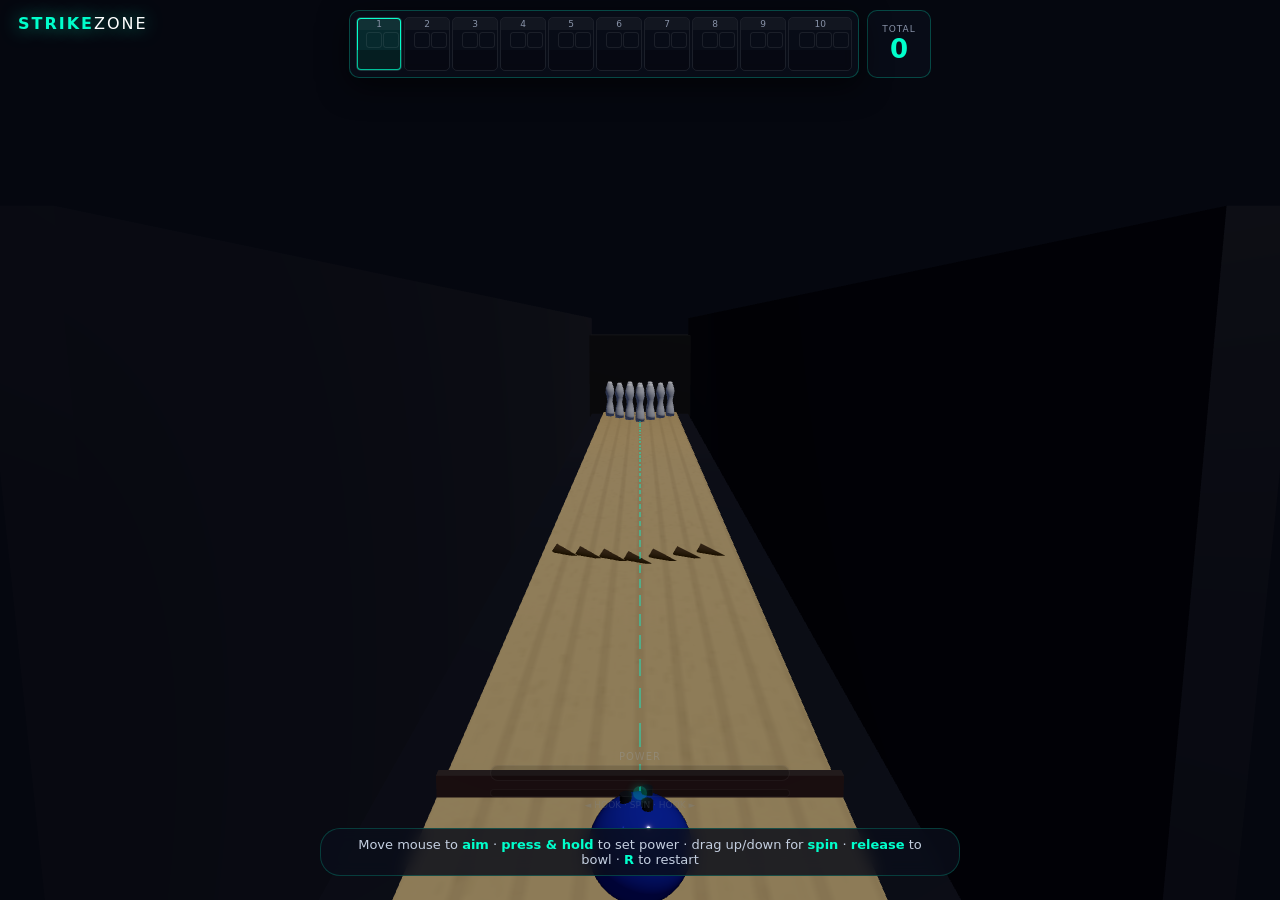
<file: experiments/bowling/v2/code/index.html>
<!DOCTYPE html>
<html lang="en">
  <head>
    <meta charset="UTF-8" />
    <meta name="viewport" content="width=device-width, initial-scale=1.0, maximum-scale=1.0, user-scalable=no" />
    <title>Strike Zone — 3D Bowling</title>
    <style>
      :root {
        --accent: #00ffcc;
        --accent-dim: #009e84;
        --panel: rgba(10, 14, 26, 0.82);
        --gold: #ffcf5a;
      }
      * { margin: 0; padding: 0; box-sizing: border-box; }
      html, body {
        width: 100%;
        height: 100%;
        overflow: hidden;
        background: #05070f;
        font-family: "Segoe UI", system-ui, -apple-system, sans-serif;
        color: #e8ecf6;
        user-select: none;
        cursor: crosshair;
      }
      #scene { position: fixed; inset: 0; z-index: 0; }

      /* Scoreboard */
      #hud-top {
        position: fixed;
        top: 0; left: 0; right: 0;
        z-index: 10;
        display: flex;
        justify-content: center;
        padding: 10px;
        pointer-events: none;
      }
      #scoreboard {
        display: flex;
        gap: 2px;
        background: var(--panel);
        border: 1px solid rgba(0, 255, 204, 0.25);
        border-radius: 10px;
        padding: 6px;
        backdrop-filter: blur(8px);
        box-shadow: 0 8px 30px rgba(0, 0, 0, 0.6);
      }
      .frame {
        min-width: 46px;
        border: 1px solid rgba(255, 255, 255, 0.08);
        border-radius: 5px;
        display: flex;
        flex-direction: column;
        overflow: hidden;
        transition: background 0.2s, box-shadow 0.2s;
      }
      .frame.active {
        background: rgba(0, 255, 204, 0.12);
        box-shadow: inset 0 0 0 1px var(--accent);
      }
      .frame-num {
        font-size: 9px;
        text-align: center;
        color: #8893a8;
        padding: 1px 0;
        background: rgba(255, 255, 255, 0.04);
      }
      .frame-rolls {
        display: flex;
        justify-content: flex-end;
        gap: 1px;
        padding: 2px;
        min-height: 18px;
      }
      .frame[data-frame="9"] { min-width: 64px; }
      .roll {
        width: 16px;
        height: 16px;
        line-height: 16px;
        text-align: center;
        font-size: 12px;
        font-weight: 700;
        border: 1px solid rgba(255, 255, 255, 0.08);
        border-radius: 3px;
        color: var(--gold);
      }
      .frame-total {
        text-align: center;
        font-size: 14px;
        font-weight: 700;
        padding: 2px 0;
        min-height: 20px;
        color: #fff;
        background: rgba(0, 0, 0, 0.25);
      }
      #total-wrap {
        margin-left: 8px;
        display: flex;
        flex-direction: column;
        justify-content: center;
        align-items: center;
        padding: 0 14px;
        background: var(--panel);
        border: 1px solid rgba(0, 255, 204, 0.25);
        border-radius: 10px;
      }
      #total-label { font-size: 9px; color: #8893a8; letter-spacing: 1px; }
      #total-score { font-size: 26px; font-weight: 800; color: var(--accent); }

      /* Power meter */
      #power-meter {
        position: fixed;
        bottom: 90px; left: 50%;
        transform: translateX(-50%);
        width: 300px;
        z-index: 10;
        transition: opacity 0.3s;
        pointer-events: none;
      }
      #power-bar {
        height: 16px;
        background: rgba(0, 0, 0, 0.55);
        border: 1px solid rgba(255, 255, 255, 0.2);
        border-radius: 8px;
        overflow: hidden;
        position: relative;
      }
      #power-fill {
        height: 100%;
        width: 0%;
        background: linear-gradient(90deg, #2ad17f, #ffcf5a 55%, #ff4d4d);
        transition: width 0.04s linear;
      }
      #power-label {
        text-align: center;
        font-size: 10px;
        letter-spacing: 1px;
        color: #9fb0c8;
        margin-bottom: 3px;
      }
      #spin-bar {
        margin-top: 8px;
        height: 8px;
        background: rgba(0, 0, 0, 0.55);
        border: 1px solid rgba(255, 255, 255, 0.15);
        border-radius: 6px;
        position: relative;
      }
      #spin-bar::before {
        content: "";
        position: absolute;
        left: 50%; top: -3px; bottom: -3px;
        width: 1px;
        background: rgba(255, 255, 255, 0.3);
      }
      #spin-indicator {
        position: absolute;
        top: 50%;
        left: 50%;
        width: 14px; height: 14px;
        margin: -7px 0 0 -7px;
        border-radius: 50%;
        background: var(--accent);
        box-shadow: 0 0 10px var(--accent);
        transition: left 0.05s linear;
      }
      #spin-label { text-align: center; font-size: 9px; color: #7e8aa0; margin-top: 3px; }

      /* Message banner */
      .message {
        position: fixed;
        top: 38%; left: 50%;
        transform: translate(-50%, -50%) scale(0.6);
        z-index: 20;
        font-size: 64px;
        font-weight: 900;
        letter-spacing: 3px;
        opacity: 0;
        pointer-events: none;
        text-transform: uppercase;
        transition: opacity 0.25s, transform 0.25s;
        text-shadow: 0 4px 24px rgba(0, 0, 0, 0.8);
      }
      .message.show { opacity: 1; transform: translate(-50%, -50%) scale(1); }
      .message.strike { color: #ff4d6d; text-shadow: 0 0 30px #ff4d6d, 0 4px 24px #000; }
      .message.spare { color: #4dd2ff; text-shadow: 0 0 30px #4dd2ff, 0 4px 24px #000; }
      .message.gutter { color: #8893a8; font-size: 40px; }
      .message.final { color: var(--gold); font-size: 34px; text-shadow: 0 0 30px var(--gold); }

      /* Hint */
      #hint {
        position: fixed;
        bottom: 24px; left: 50%;
        transform: translateX(-50%);
        z-index: 10;
        background: var(--panel);
        border: 1px solid rgba(0, 255, 204, 0.2);
        border-radius: 20px;
        padding: 8px 20px;
        font-size: 13px;
        color: #c4cfe0;
        backdrop-filter: blur(8px);
        transition: opacity 0.4s;
        text-align: center;
      }
      #hint b { color: var(--accent); }

      #title {
        position: fixed;
        top: 14px; left: 18px;
        z-index: 10;
        font-size: 16px;
        font-weight: 800;
        letter-spacing: 2px;
        color: var(--accent);
        text-shadow: 0 0 18px var(--accent-dim);
      }
      #title span { color: #fff; font-weight: 300; }

      #loading {
        position: fixed; inset: 0;
        display: flex; align-items: center; justify-content: center;
        flex-direction: column;
        z-index: 100;
        background: #05070f;
        gap: 16px;
      }
      #loading .spinner {
        width: 54px; height: 54px;
        border: 4px solid rgba(0, 255, 204, 0.2);
        border-top-color: var(--accent);
        border-radius: 50%;
        animation: spin 0.9s linear infinite;
      }
      #loading p { color: #8893a8; letter-spacing: 2px; font-size: 13px; }
      @keyframes spin { to { transform: rotate(360deg); } }
      #error {
        position: fixed; inset: 0; z-index: 200;
        display: none;
        align-items: center; justify-content: center;
        flex-direction: column;
        background: #0a0c14; color: #ff6b6b; padding: 30px; text-align: center;
      }
    </style>
  </head>
  <body>
    <div id="scene"></div>

    <div id="title">STRIKE<span>ZONE</span></div>

    <div id="hud-top">
      <div id="scoreboard"></div>
      <div id="total-wrap">
        <div id="total-label">TOTAL</div>
        <div id="total-score">0</div>
      </div>
    </div>

    <div id="power-meter">
      <div id="power-label">POWER</div>
      <div id="power-bar"><div id="power-fill"></div></div>
      <div id="spin-bar"><div id="spin-indicator"></div></div>
      <div id="spin-label">◄ HOOK · SPIN · HOOK ►</div>
    </div>

    <div id="message" class="message"></div>

    <div id="hint">
      Move mouse to <b>aim</b> · <b>press &amp; hold</b> to set power · drag up/down for
      <b>spin</b> · <b>release</b> to bowl · <b>R</b> to restart
    </div>

    <div id="loading">
      <div class="spinner"></div>
      <p>LOADING LANE…</p>
    </div>

    <div id="error">
      <h2>Could not load 3D engine</h2>
      <p>This game needs WebGL and an internet connection for the Three.js library.<br />
        Try a modern browser (Chrome, Firefox, Safari, Edge).</p>
    </div>

    <!-- Game logic (no deps) -->
    <script src="scoring.js"></script>
    <script src="physics.js"></script>

    <!-- Three.js: try CDN, fall back to alt CDN, then show error. -->
    <script>
      (function loadThree() {
        var sources = [
          "three.min.js", // vendored locally — works fully offline
          "https://cdn.jsdelivr.net/npm/three@0.160.0/build/three.min.js",
          "https://unpkg.com/three@0.160.0/build/three.min.js",
          "https://cdnjs.cloudflare.com/ajax/libs/three.js/0.160.0/three.min.js",
        ];
        var i = 0;
        function tryNext() {
          if (i >= sources.length) {
            document.getElementById("loading").style.display = "none";
            document.getElementById("error").style.display = "flex";
            return;
          }
          var s = document.createElement("script");
          s.src = sources[i++];
          s.onload = onThreeReady;
          s.onerror = tryNext;
          document.head.appendChild(s);
        }
        function onThreeReady() {
          if (!window.THREE) { tryNext(); return; }
          var g = document.createElement("script");
          g.src = "game.js";
          g.onload = function () {
            document.getElementById("loading").style.display = "none";
          };
          g.onerror = function () {
            document.getElementById("loading").style.display = "none";
            document.getElementById("error").style.display = "flex";
          };
          document.head.appendChild(g);
        }
        tryNext();
      })();
    </script>
  </body>
</html>
</file>
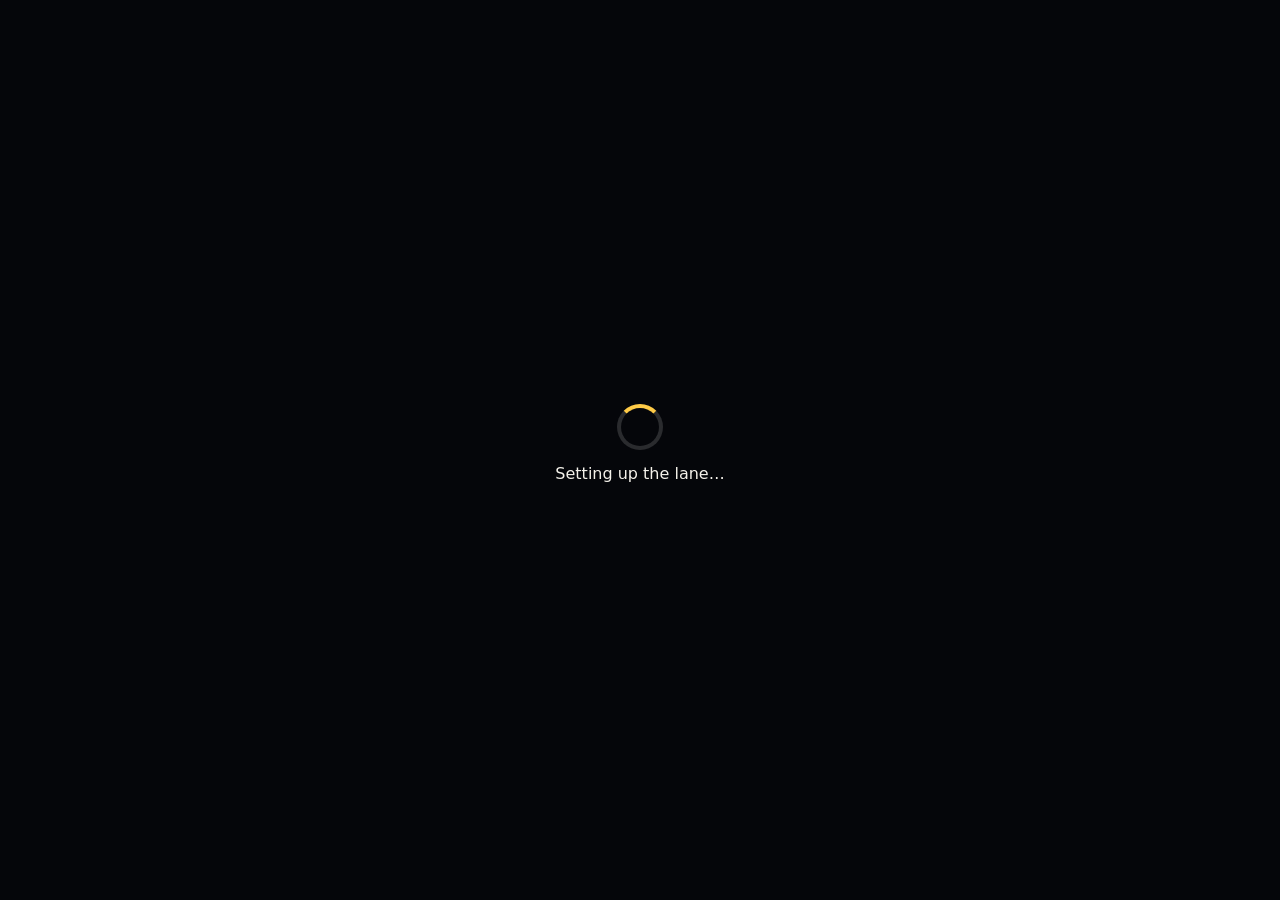
<file: experiments/bowling/v4/code/index.html>
<!DOCTYPE html>
<html lang="en">
<head>
<meta charset="UTF-8" />
<meta name="viewport" content="width=device-width, initial-scale=1.0, maximum-scale=1.0, user-scalable=no" />
<title>Strike Zone — 3D Bowling</title>
<style>
  :root {
    --ink: #f4f1ea;
    --gold: #ffcb47;
    --panel: rgba(12, 14, 22, 0.72);
    --panel-line: rgba(255, 255, 255, 0.12);
  }
  * { margin: 0; padding: 0; box-sizing: border-box; }
  html, body { height: 100%; overflow: hidden; background: #05060a; }
  body {
    font-family: "Trebuchet MS", "Segoe UI", system-ui, sans-serif;
    color: var(--ink);
    -webkit-user-select: none; user-select: none;
    touch-action: none;
  }
  #app { position: fixed; inset: 0; }
  canvas { display: block; width: 100%; height: 100%; cursor: grab; }
  canvas.dragging { cursor: grabbing; }

  /* ---------- Scoreboard ---------- */
  #scoreboard {
    position: fixed; top: 12px; left: 50%; transform: translateX(-50%);
    display: flex; gap: 3px; padding: 8px 10px;
    background: var(--panel); border: 1px solid var(--panel-line);
    border-radius: 12px; backdrop-filter: blur(10px);
    box-shadow: 0 10px 40px rgba(0,0,0,0.5);
    z-index: 10; max-width: calc(100vw - 24px);
  }
  .frame {
    display: flex; flex-direction: column; align-items: stretch;
    min-width: 46px; border-radius: 7px; overflow: hidden;
    border: 1px solid rgba(255,255,255,0.08);
  }
  .frame.tenth { min-width: 64px; }
  .frame.active { outline: 2px solid var(--gold); outline-offset: 1px; }
  .frame-head {
    font-size: 10px; letter-spacing: 0.5px; text-align: center;
    padding: 2px 0; color: #aab; background: rgba(255,255,255,0.04);
  }
  .rolls {
    display: flex; height: 22px; border-bottom: 1px solid rgba(255,255,255,0.08);
  }
  .roll {
    flex: 1; display: flex; align-items: center; justify-content: center;
    font-size: 13px; font-weight: 700; border-left: 1px solid rgba(255,255,255,0.08);
  }
  .roll:first-child { border-left: none; }
  .frame.tenth .roll { font-size: 12px; }
  .cum {
    height: 24px; display: flex; align-items: center; justify-content: center;
    font-size: 15px; font-weight: 800; color: var(--gold);
  }
  .total-box {
    display: flex; flex-direction: column; align-items: center; justify-content: center;
    min-width: 58px; padding: 0 6px; margin-left: 4px;
    background: rgba(255,203,71,0.08); border-radius: 7px;
    border: 1px solid rgba(255,203,71,0.3);
  }
  .total-box .lab { font-size: 9px; letter-spacing: 1px; color: #ccb37a; }
  .total-box .val { font-size: 26px; font-weight: 900; color: var(--gold); line-height: 1; }

  /* ---------- Status / instructions ---------- */
  #status {
    position: fixed; bottom: 92px; left: 50%; transform: translateX(-50%);
    text-align: center; z-index: 10; pointer-events: none;
    text-shadow: 0 2px 10px rgba(0,0,0,0.9);
  }
  #status .big { font-size: 22px; font-weight: 800; letter-spacing: 1px; }
  #status .small { font-size: 13px; color: #c8c8d8; margin-top: 2px; }
  #status .flash { color: var(--gold); }

  /* ---------- Power meter ---------- */
  #controls {
    position: fixed; bottom: 16px; left: 50%; transform: translateX(-50%);
    width: min(520px, calc(100vw - 32px)); z-index: 10;
    display: flex; flex-direction: column; gap: 6px; align-items: center;
  }
  #hint {
    font-size: 12px; color: #99a; letter-spacing: 0.3px;
    background: var(--panel); padding: 5px 12px; border-radius: 20px;
    border: 1px solid var(--panel-line);
  }
  #powerWrap {
    width: 100%; height: 14px; border-radius: 8px; overflow: hidden;
    background: var(--panel); border: 1px solid var(--panel-line);
    opacity: 0; transition: opacity 0.2s;
  }
  #powerWrap.show { opacity: 1; }
  #powerBar {
    height: 100%; width: 0%;
    background: linear-gradient(90deg, #4ad66d, #ffcb47 55%, #ff5247);
    transition: width 0.03s linear;
  }

  /* ---------- Buttons ---------- */
  .btn {
    pointer-events: auto; cursor: pointer;
    background: rgba(255,255,255,0.08); color: var(--ink);
    border: 1px solid var(--panel-line); border-radius: 10px;
    padding: 8px 14px; font-size: 13px; font-weight: 700;
    font-family: inherit; backdrop-filter: blur(8px);
    transition: background 0.15s, transform 0.1s;
  }
  .btn:hover { background: rgba(255,255,255,0.16); }
  .btn:active { transform: scale(0.96); }
  #topRight { position: fixed; top: 12px; right: 12px; z-index: 10; display: flex; gap: 8px; }

  /* ---------- Overlay (game over) ---------- */
  #overlay {
    position: fixed; inset: 0; z-index: 20; display: none;
    align-items: center; justify-content: center;
    background: radial-gradient(circle at 50% 40%, rgba(20,24,40,0.85), rgba(3,4,8,0.95));
    backdrop-filter: blur(6px);
  }
  #overlay.show { display: flex; }
  .card {
    text-align: center; padding: 36px 48px; border-radius: 20px;
    background: var(--panel); border: 1px solid var(--panel-line);
    box-shadow: 0 30px 80px rgba(0,0,0,0.6);
  }
  .card h1 { font-size: 30px; letter-spacing: 2px; margin-bottom: 4px; }
  .card .score { font-size: 80px; font-weight: 900; color: var(--gold); line-height: 1; margin: 8px 0 4px; }
  .card .sub { font-size: 14px; color: #bcd; margin-bottom: 22px; }
  .card .btn { font-size: 16px; padding: 12px 28px; background: var(--gold); color: #221; border: none; }
  .card .btn:hover { background: #ffd968; }

  /* ---------- Loading ---------- */
  #loader {
    position: fixed; inset: 0; z-index: 50; display: flex;
    align-items: center; justify-content: center; flex-direction: column; gap: 14px;
    background: #05060a; color: var(--ink);
  }
  #loader .ring {
    width: 46px; height: 46px; border-radius: 50%;
    border: 4px solid rgba(255,255,255,0.15); border-top-color: var(--gold);
    animation: spin 0.8s linear infinite;
  }
  @keyframes spin { to { transform: rotate(360deg); } }
  #loader .err { color: #ff7b7b; font-size: 13px; max-width: 360px; text-align: center; line-height: 1.5; }
</style>
</head>
<body>
  <div id="app"></div>

  <div id="loader"><div class="ring"></div><div>Setting up the lane…</div><div class="err" id="loadErr"></div></div>

  <div id="scoreboard"></div>

  <div id="topRight">
    <button class="btn" id="resetBtn" title="Start a new game">New Game</button>
    <button class="btn" id="camBtn" title="Toggle camera view">View: Behind</button>
  </div>

  <div id="status">
    <div class="big" id="statusBig">Frame 1</div>
    <div class="small" id="statusSmall">Drag to aim &amp; power, release to bowl</div>
  </div>

  <div id="controls">
    <div id="powerWrap"><div id="powerBar"></div></div>
    <div id="hint">🖱️ Click &amp; drag back on the lane to aim and set power — release to throw</div>
  </div>

  <div id="overlay">
    <div class="card">
      <h1 id="ovTitle">GAME OVER</h1>
      <div class="score" id="ovScore">0</div>
      <div class="sub" id="ovSub"></div>
      <button class="btn" id="ovBtn">Play Again</button>
    </div>
  </div>

<script type="importmap">
{
  "imports": {
    "three": "https://esm.sh/three@0.184.0",
    "cannon-es": "https://esm.sh/cannon-es@0.20.0"
  }
}
</script>

<script type="module">
import * as THREE from "three";
import * as CANNON from "cannon-es";

/* =====================================================================
   STRIKE ZONE — a full 10-frame 3D bowling game.
   Three.js for rendering, cannon-es for rigid-body physics.
   Mouse: drag back on the lane to aim + set power, release to bowl.
   ===================================================================== */

// ----- Real-world-ish dimensions (meters). Scaled to feel good on screen. -----
const LANE_LEN   = 18.0;   // foul line to pin deck (regulation ~18.3m incl approach feel)
const LANE_WIDTH = 1.05;   // playing surface width (~1.05m regulation)
const GUTTER_W   = 0.23;
const PIN_SPACING = 0.305; // 12 inches between pin centers
const BALL_R     = 0.108;  // ~8.6 in diameter bowling ball
const PIN_H      = 0.38;
const PIN_R      = 0.06;
const FOUL_Z     = 0;          // ball starts near here (z increases down the lane)
const PIN_Z      = LANE_LEN;   // head pin location

const els = {
  app: document.getElementById("app"),
  loader: document.getElementById("loader"),
  loadErr: document.getElementById("loadErr"),
  scoreboard: document.getElementById("scoreboard"),
  statusBig: document.getElementById("statusBig"),
  statusSmall: document.getElementById("statusSmall"),
  powerWrap: document.getElementById("powerWrap"),
  powerBar: document.getElementById("powerBar"),
  hint: document.getElementById("hint"),
  resetBtn: document.getElementById("resetBtn"),
  camBtn: document.getElementById("camBtn"),
  overlay: document.getElementById("overlay"),
  ovTitle: document.getElementById("ovTitle"),
  ovScore: document.getElementById("ovScore"),
  ovSub: document.getElementById("ovSub"),
  ovBtn: document.getElementById("ovBtn"),
};

// =====================================================================
//  RENDERER / SCENE / CAMERA
// =====================================================================
const renderer = new THREE.WebGLRenderer({ antialias: true, alpha: false });
renderer.setSize(window.innerWidth, window.innerHeight);
renderer.setPixelRatio(Math.min(window.devicePixelRatio, 2));
renderer.shadowMap.enabled = true;
renderer.shadowMap.type = THREE.PCFSoftShadowMap;
renderer.toneMapping = THREE.ACESFilmicToneMapping;
renderer.toneMappingExposure = 1.05;
els.app.appendChild(renderer.domElement);

const scene = new THREE.Scene();
scene.background = new THREE.Color(0x0a0d16);
scene.fog = new THREE.Fog(0x0a0d16, 22, 40);

const camera = new THREE.PerspectiveCamera(55, window.innerWidth / window.innerHeight, 0.1, 200);

// Two camera presets, smoothly interpolated.
const CAM_VIEWS = {
  behind: { pos: new THREE.Vector3(0, 1.9, -3.2), look: new THREE.Vector3(0, 0.35, 8) },
  top:    { pos: new THREE.Vector3(0, 9.5, LANE_LEN * 0.5 - 1), look: new THREE.Vector3(0, 0, LANE_LEN * 0.55) },
};
let camMode = "behind";
const camPos = CAM_VIEWS.behind.pos.clone();
const camLook = CAM_VIEWS.behind.look.clone();
let camFollow = false; // follow ball down the lane during a roll

// =====================================================================
//  LIGHTS
// =====================================================================
scene.add(new THREE.HemisphereLight(0x9fb4ff, 0x202028, 0.55));

const key = new THREE.DirectionalLight(0xffffff, 1.6);
key.position.set(-4, 12, 4);
key.castShadow = true;
key.shadow.mapSize.set(2048, 2048);
key.shadow.camera.near = 1;
key.shadow.camera.far = 50;
const sc = 12;
key.shadow.camera.left = -sc; key.shadow.camera.right = sc;
key.shadow.camera.top = LANE_LEN + 4; key.shadow.camera.bottom = -4;
key.shadow.bias = -0.0004;
scene.add(key);

// Overhead lane lights (visual pin-deck glow)
const pinLight = new THREE.SpotLight(0xfff2d0, 2.2, 14, Math.PI / 5, 0.4, 1.2);
pinLight.position.set(0, 6, PIN_Z - 0.5);
pinLight.target.position.set(0, 0, PIN_Z);
scene.add(pinLight); scene.add(pinLight.target);

// =====================================================================
//  PHYSICS WORLD
// =====================================================================
const world = new CANNON.World({ gravity: new CANNON.Vec3(0, -9.82, 0) });
world.broadphase = new CANNON.SAPBroadphase(world);
world.allowSleep = true;
world.defaultContactMaterial.friction = 0.04;

const matLane  = new CANNON.Material("lane");
const matBall  = new CANNON.Material("ball");
const matPin   = new CANNON.Material("pin");
const matGutter = new CANNON.Material("gutter");

world.addContactMaterial(new CANNON.ContactMaterial(matLane, matBall, {
  friction: 0.03, restitution: 0.02,
}));
world.addContactMaterial(new CANNON.ContactMaterial(matLane, matPin, {
  friction: 0.25, restitution: 0.05,
}));
world.addContactMaterial(new CANNON.ContactMaterial(matBall, matPin, {
  friction: 0.04, restitution: 0.45,
}));
world.addContactMaterial(new CANNON.ContactMaterial(matPin, matPin, {
  friction: 0.1, restitution: 0.5,
}));
world.addContactMaterial(new CANNON.ContactMaterial(matGutter, matBall, {
  friction: 0.08, restitution: 0.1,
}));

// =====================================================================
//  TEXTURES (procedurally drawn — no external assets needed)
// =====================================================================
function makeWoodTexture() {
  const c = document.createElement("canvas");
  c.width = 256; c.height = 1024;
  const g = c.getContext("2d");
  const base = g.createLinearGradient(0, 0, 256, 0);
  base.addColorStop(0, "#caa06a");
  base.addColorStop(0.5, "#dcb47e");
  base.addColorStop(1, "#c79a62");
  g.fillStyle = base; g.fillRect(0, 0, 256, 1024);
  // plank lines down the length
  for (let x = 8; x < 256; x += 16) {
    g.strokeStyle = "rgba(90,60,30,0.35)";
    g.lineWidth = 1.2;
    g.beginPath(); g.moveTo(x, 0); g.lineTo(x, 1024); g.stroke();
  }
  // grain noise
  for (let i = 0; i < 5000; i++) {
    g.fillStyle = `rgba(80,50,25,${Math.random() * 0.06})`;
    const x = Math.random() * 256, y = Math.random() * 1024;
    g.fillRect(x, y, 1 + Math.random() * 2, 4 + Math.random() * 20);
  }
  // glossy sheen streaks
  for (let i = 0; i < 40; i++) {
    g.fillStyle = `rgba(255,255,255,${Math.random() * 0.04})`;
    g.fillRect(Math.random() * 256, 0, 1, 1024);
  }
  const tex = new THREE.CanvasTexture(c);
  tex.wrapS = THREE.RepeatWrapping; tex.wrapT = THREE.RepeatWrapping;
  tex.anisotropy = renderer.capabilities.getMaxAnisotropy();
  return tex;
}

function makeArrowTexture() {
  // the targeting arrows + dots near the foul line
  const c = document.createElement("canvas");
  c.width = 256; c.height = 1024;
  const g = c.getContext("2d");
  g.clearRect(0, 0, 256, 1024);
  g.fillStyle = "#7a4a1e";
  // 7 aiming arrows, ~1/3 down the lane
  const ay = 760;
  const positions = [40, 76, 112, 128, 144, 180, 216];
  positions.forEach((x, i) => {
    const dist = Math.abs(i - 3);
    const len = 28 + dist * 10;
    g.beginPath();
    g.moveTo(x, ay);
    g.lineTo(x - 7, ay + len);
    g.lineTo(x + 7, ay + len);
    g.closePath(); g.fill();
  });
  return new THREE.CanvasTexture(c);
}

const woodTex = makeWoodTexture();
woodTex.repeat.set(1, 9);
const arrowTex = makeArrowTexture();

// =====================================================================
//  BUILD THE LANE  (visual + physics)
// =====================================================================
const laneGroup = new THREE.Group();
scene.add(laneGroup);

// --- Lane surface ---
const laneMat = new THREE.MeshStandardMaterial({
  map: woodTex, roughness: 0.28, metalness: 0.0,
});
const laneGeo = new THREE.BoxGeometry(LANE_WIDTH, 0.1, LANE_LEN + 2);
const laneMesh = new THREE.Mesh(laneGeo, laneMat);
laneMesh.position.set(0, -0.05, LANE_LEN / 2);
laneMesh.receiveShadow = true;
laneGroup.add(laneMesh);

// arrows decal floating just above the lane
const arrowMat = new THREE.MeshBasicMaterial({ map: arrowTex, transparent: true, opacity: 0.55 });
const arrowMesh = new THREE.Mesh(new THREE.PlaneGeometry(LANE_WIDTH, LANE_LEN + 2), arrowMat);
arrowMesh.rotation.x = -Math.PI / 2;
arrowMesh.position.set(0, 0.002, LANE_LEN / 2);
laneGroup.add(arrowMesh);

// --- Gutters (visual + physics floor lower than lane) ---
const gutterMat = new THREE.MeshStandardMaterial({ color: 0x2b3242, roughness: 0.6, metalness: 0.2 });
function makeGutter(sign) {
  const geo = new THREE.BoxGeometry(GUTTER_W, 0.12, LANE_LEN + 2);
  const m = new THREE.Mesh(geo, gutterMat);
  m.position.set(sign * (LANE_WIDTH / 2 + GUTTER_W / 2), -0.16, LANE_LEN / 2);
  m.receiveShadow = true;
  laneGroup.add(m);
}
makeGutter(1); makeGutter(-1);

// --- Side rails / approach trim ---
const railMat = new THREE.MeshStandardMaterial({ color: 0x12151f, roughness: 0.4, metalness: 0.5 });
function makeRail(sign) {
  const geo = new THREE.BoxGeometry(0.06, 0.22, LANE_LEN + 2);
  const m = new THREE.Mesh(geo, railMat);
  m.position.set(sign * (LANE_WIDTH / 2 + GUTTER_W + 0.03), 0.0, LANE_LEN / 2);
  m.castShadow = true; m.receiveShadow = true;
  laneGroup.add(m);
}
makeRail(1); makeRail(-1);

// --- Foul-line approach floor (behind the lane, where the player stands) ---
const approachMat = new THREE.MeshStandardMaterial({ color: 0x191c26, roughness: 0.8 });
const approach = new THREE.Mesh(new THREE.BoxGeometry(6, 0.1, 6), approachMat);
approach.position.set(0, -0.05, -3);
approach.receiveShadow = true;
scene.add(approach);
// red foul line
const foulLine = new THREE.Mesh(
  new THREE.PlaneGeometry(LANE_WIDTH + GUTTER_W * 2, 0.04),
  new THREE.MeshBasicMaterial({ color: 0xcc2222 })
);
foulLine.rotation.x = -Math.PI / 2;
foulLine.position.set(0, 0.003, FOUL_Z);
laneGroup.add(foulLine);

// --- Pin deck back wall & masking unit ---
const wallMat = new THREE.MeshStandardMaterial({ color: 0x0c1020, roughness: 0.9 });
const backWall = new THREE.Mesh(new THREE.BoxGeometry(8, 5, 0.3), wallMat);
backWall.position.set(0, 2, PIN_Z + 1.6);
backWall.receiveShadow = true;
scene.add(backWall);
// glowing accent strip on the masking unit
const accent = new THREE.Mesh(
  new THREE.BoxGeometry(LANE_WIDTH + GUTTER_W * 2 + 0.2, 0.18, 0.05),
  new THREE.MeshStandardMaterial({ color: 0x2a6cff, emissive: 0x1a4fff, emissiveIntensity: 1.4 })
);
accent.position.set(0, 1.4, PIN_Z + 1.45);
scene.add(accent);

// =====================================================================
//  PHYSICS: lane floor, gutter floors, walls
// =====================================================================
// Lane floor (top at y=0)
function addBox(halfExtents, pos, material, isStatic = true) {
  const body = new CANNON.Body({ mass: isStatic ? 0 : 1, material });
  body.addShape(new CANNON.Box(new CANNON.Vec3(...halfExtents)));
  body.position.set(...pos);
  world.addBody(body);
  return body;
}
addBox([LANE_WIDTH / 2, 0.05, (LANE_LEN + 2) / 2], [0, -0.05, LANE_LEN / 2], matLane);
// Gutter floors (lower so the ball drops in and rolls harmlessly to the pit)
addBox([GUTTER_W / 2, 0.05, (LANE_LEN + 2) / 2], [ (LANE_WIDTH/2+GUTTER_W/2), -0.18, LANE_LEN/2], matGutter);
addBox([GUTTER_W / 2, 0.05, (LANE_LEN + 2) / 2], [-(LANE_WIDTH/2+GUTTER_W/2), -0.18, LANE_LEN/2], matGutter);
// Inner lip walls between lane and gutter (low, so a true gutter ball stays in the gutter)
addBox([0.012, 0.05, (LANE_LEN + 2) / 2], [ (LANE_WIDTH/2), 0.0, LANE_LEN/2], matLane);
addBox([0.012, 0.05, (LANE_LEN + 2) / 2], [-(LANE_WIDTH/2), 0.0, LANE_LEN/2], matLane);
// Outer gutter walls (tall, contain everything)
addBox([0.05, 0.3, (LANE_LEN + 2) / 2], [ (LANE_WIDTH/2+GUTTER_W), 0.2, LANE_LEN/2], matLane);
addBox([0.05, 0.3, (LANE_LEN + 2) / 2], [-(LANE_WIDTH/2+GUTTER_W), 0.2, LANE_LEN/2], matLane);
// Back wall (stops ball & pins at the pit)
addBox([4, 2.5, 0.15], [0, 1.5, PIN_Z + 1.6], matLane);
// Pit floor (slightly below lane, behind pins, to catch fallen pins/ball)
addBox([4, 0.05, 1.5], [0, -0.25, PIN_Z + 0.9], matLane);

// =====================================================================
//  BOWLING BALL
// =====================================================================
const ballGroup = new THREE.Group();
const ballGeo = new THREE.SphereGeometry(BALL_R, 48, 48);
const ballMat = new THREE.MeshPhysicalMaterial({
  color: 0x14122a, roughness: 0.12, metalness: 0.1,
  clearcoat: 1.0, clearcoatRoughness: 0.06,
});
// swirl effect via emissive vertex tint
const ballMesh = new THREE.Mesh(ballGeo, ballMat);
ballMesh.castShadow = true;
ballGroup.add(ballMesh);

// finger holes (three small dark cylinders pressed into the surface)
const holeMat = new THREE.MeshStandardMaterial({ color: 0x05040a, roughness: 0.9 });
const holeGeo = new THREE.CylinderGeometry(0.011, 0.011, 0.05, 12);
const holeOffsets = [[0, 0.02], [-0.022, -0.012], [0.022, -0.012]];
holeOffsets.forEach(([hx, hy]) => {
  const h = new THREE.Mesh(holeGeo, holeMat);
  // place on the "top" of the ball facing up toward camera-ish
  h.position.set(hx, BALL_R - 0.018, hy);
  h.rotation.x = 0;
  ballGroup.add(h);
});
scene.add(ballGroup);

const BALL_MASS = 6.4; // kg (~14 lb)
const ballBody = new CANNON.Body({
  mass: BALL_MASS, material: matBall,
  shape: new CANNON.Sphere(BALL_R),
  linearDamping: 0.015, angularDamping: 0.015,
});
ballBody.allowSleep = false;
world.addBody(ballBody);

// =====================================================================
//  PINS
// =====================================================================
// Standard 10-pin triangle. Row 1 = head pin (closest to bowler), back row = 4.
// Pin numbering (USBC):  7 8 9 10 / 4 5 6 / 2 3 / 1
function pinLayout() {
  const pins = [];
  // rows: distance back from head pin
  const rowZ = [0, 1, 2, 3].map(r => PIN_Z + r * (PIN_SPACING * Math.cos(Math.PI / 6)));
  // row 0: 1 pin (head). row1: 2. row2: 3. row3: 4.
  const rows = [
    [0],            // pin 1
    [-0.5, 0.5],    // pins 2,3
    [-1, 0, 1],     // pins 4,5,6
    [-1.5, -0.5, 0.5, 1.5], // pins 7,8,9,10
  ];
  rows.forEach((cols, r) => {
    cols.forEach(c => {
      pins.push({ x: c * PIN_SPACING, z: rowZ[r] });
    });
  });
  return pins; // 10 entries, in order 1,2,3,4,5,6,7,8,9,10
}
const PIN_POSITIONS = pinLayout();

// Pin visual: a lathe-turned profile (classic bowling pin silhouette).
function makePinMesh() {
  const pts = [];
  // profile from base (y=0) to top, radius in meters. Classic pin curve.
  const profile = [
    [0.000, 0.030], [0.020, 0.046], [0.055, 0.055], [0.090, 0.058],
    [0.130, 0.050], [0.175, 0.038], [0.210, 0.030], [0.250, 0.030],
    [0.290, 0.040], [0.320, 0.044], [0.350, 0.040], [0.372, 0.028],
    [0.380, 0.012],
  ];
  profile.forEach(([y, r]) => pts.push(new THREE.Vector2(r, y)));
  const geo = new THREE.LatheGeometry(pts, 28);
  const mat = new THREE.MeshStandardMaterial({ color: 0xf6f4ef, roughness: 0.35, metalness: 0.02 });
  const pin = new THREE.Mesh(geo, mat);
  pin.castShadow = true; pin.receiveShadow = true;

  // red neck stripes
  const stripeMat = new THREE.MeshStandardMaterial({ color: 0xcc2a2a, roughness: 0.4 });
  const s1 = new THREE.Mesh(new THREE.CylinderGeometry(0.0445, 0.0445, 0.018, 24), stripeMat);
  s1.position.y = 0.255; pin.add(s1);
  const s2 = new THREE.Mesh(new THREE.CylinderGeometry(0.041, 0.041, 0.014, 24), stripeMat);
  s2.position.y = 0.285; pin.add(s2);
  return pin;
}

const PIN_MASS = 1.5; // kg (~3.3 lb)
const pins = []; // { mesh, body, home: {x,z}, standing }

function buildPins() {
  PIN_POSITIONS.forEach((p) => {
    const mesh = makePinMesh();
    scene.add(mesh);
    // compound body approximating the pin: a capsule-ish stack of cylinders.
    const body = new CANNON.Body({
      mass: PIN_MASS, material: matPin,
      linearDamping: 0.2, angularDamping: 0.35,
    });
    // base, body, neck as stacked cylinders for stable-but-tippable behavior
    addPinShapes(body);
    body.position.set(p.x, 0.0, p.z);
    body.sleepSpeedLimit = 0.12;
    body.sleepTimeLimit = 0.4;
    world.addBody(body);
    pins.push({ mesh, body, home: { x: p.x, z: p.z }, standing: true });
  });
}

function addPinShapes(body) {
  // cannon-es Cylinder is aligned along its local Y axis (height runs along Y),
  // which already matches our upright visual pins — so NO extra rotation. Adding
  // one would lay the collision cylinders on their sides (logs, not pins).
  const segs = [
    { r: 0.05, h: 0.10, y: 0.05 },   // base
    { r: 0.035, h: 0.16, y: 0.20 },  // middle
    { r: 0.045, h: 0.10, y: 0.33 },  // neck/head
  ];
  segs.forEach(s => {
    const shape = new CANNON.Cylinder(s.r, s.r, s.h, 10);
    body.addShape(shape, new CANNON.Vec3(0, s.y, 0)); // identity orientation = vertical
  });
  // Low, stacked profile → low center of mass → pins stand but tip realistically.
}

buildPins();

// =====================================================================
//  AIM GUIDE (arrow that shows direction + spin)
// =====================================================================
const aimGroup = new THREE.Group();
scene.add(aimGroup);
const aimLineMat = new THREE.MeshBasicMaterial({ color: 0x4ad6ff, transparent: true, opacity: 0.85 });
const aimLine = new THREE.Mesh(new THREE.BoxGeometry(0.02, 0.001, 1), aimLineMat);
aimGroup.add(aimLine);
const aimHead = new THREE.Mesh(
  new THREE.ConeGeometry(0.06, 0.14, 4),
  new THREE.MeshBasicMaterial({ color: 0x4ad6ff })
);
aimHead.rotation.x = Math.PI / 2;
aimGroup.add(aimHead);
aimGroup.visible = false;

// =====================================================================
//  GAME STATE & SCORING
// =====================================================================
// frames[i].rolls = [] of pin counts. 10 frames.
const game = {
  frames: [],
  current: 0,      // frame index 0..9
  rollInFrame: 0,  // 0 or 1 (or up to 2 in 10th)
  pinsStandingAtRollStart: 10,
  over: false,
};

function newGame() {
  game.frames = Array.from({ length: 10 }, () => ({ rolls: [] }));
  game.current = 0;
  game.rollInFrame = 0;
  game.over = false;
  resetPins(true);
  resetBall();
  phase = "aim";
  renderScoreboard();
  els.overlay.classList.remove("show");
  setStatus(`Frame 1`, "Drag back on the lane to aim & power, then release");
}

// --- Standard 10-pin scoring with strike/spare bonuses & open 10th frame ---
function computeScores() {
  const f = game.frames;
  const rollsFlat = [];
  // flatten with frame boundaries for bonus lookups
  f.forEach(fr => fr.rolls.forEach(r => rollsFlat.push(r)));

  const cum = new Array(10).fill(null);
  let total = 0;
  // We compute per-frame using a roll pointer over the flat list, respecting
  // standard 10-pin rules (this is the canonical "rolls array" algorithm).
  let ri = 0;
  for (let frame = 0; frame < 10; frame++) {
    const fr = f[frame];
    if (fr.rolls.length === 0) { cum[frame] = null; continue; }

    if (frame < 9) {
      const first = rollsFlat[ri];
      if (first === 10) {
        // strike: 10 + next two rolls
        const b1 = rollsFlat[ri + 1], b2 = rollsFlat[ri + 2];
        if (b1 == null || b2 == null) { cum[frame] = null; ri += 1; break; }
        total += 10 + b1 + b2;
        cum[frame] = total;
        ri += 1;
      } else {
        const second = rollsFlat[ri + 1];
        if (second == null) { cum[frame] = null; break; }
        if (first + second === 10) {
          // spare: 10 + next one roll
          const b1 = rollsFlat[ri + 2];
          if (b1 == null) { cum[frame] = null; ri += 2; break; }
          total += 10 + b1;
        } else {
          total += first + second;
        }
        cum[frame] = total;
        ri += 2;
      }
    } else {
      // 10th frame: simply sum its own rolls (already includes bonus balls)
      const sum = fr.rolls.reduce((a, b) => a + b, 0);
      if (frameComplete(9)) { total += sum; cum[frame] = total; }
      else { cum[frame] = null; }
    }
  }
  return { cum, total };
}

function frameComplete(idx) {
  const fr = game.frames[idx];
  if (idx < 9) {
    if (fr.rolls.length === 0) return false;
    if (fr.rolls[0] === 10) return true;       // strike
    return fr.rolls.length === 2;
  } else {
    // 10th frame
    const r = fr.rolls;
    if (r.length < 2) return false;
    if (r[0] === 10 || r[0] + r[1] === 10) return r.length === 3; // strike or spare → 3 balls
    return r.length === 2; // open frame → 2 balls
  }
}

function renderScoreboard() {
  const { cum, total } = computeScores();
  els.scoreboard.innerHTML = "";
  for (let i = 0; i < 10; i++) {
    const fr = game.frames[i];
    const div = document.createElement("div");
    div.className = "frame" + (i === 9 ? " tenth" : "") + (i === game.current && !game.over ? " active" : "");

    const head = document.createElement("div");
    head.className = "frame-head"; head.textContent = i + 1;
    div.appendChild(head);

    const rolls = document.createElement("div");
    rolls.className = "rolls";
    const nCells = i === 9 ? 3 : 2;
    for (let r = 0; r < nCells; r++) {
      const cell = document.createElement("div");
      cell.className = "roll";
      const val = fr.rolls[r];
      const prev = r > 0 ? fr.rolls[r - 1] : null;
      cell.textContent = tenthAwareSymbol(i, r, val, prev, fr.rolls);
      rolls.appendChild(cell);
    }
    div.appendChild(rolls);

    const cumDiv = document.createElement("div");
    cumDiv.className = "cum";
    cumDiv.textContent = cum[i] == null ? "" : cum[i];
    div.appendChild(cumDiv);

    els.scoreboard.appendChild(div);
  }
  // running total box
  const tb = document.createElement("div");
  tb.className = "total-box";
  tb.innerHTML = `<div class="lab">TOTAL</div><div class="val">${total}</div>`;
  els.scoreboard.appendChild(tb);
}

// Cleaner symbol logic for both normal and 10th frames.
function tenthAwareSymbol(frameIdx, rollIdx, val, prev, allRolls) {
  if (val == null) return "";
  if (val === 10) return "X";
  if (frameIdx < 9) {
    if (rollIdx === 1 && prev != null && prev + val === 10) return "/";
  } else {
    // 10th frame: a "/" appears when this ball completes a 10 with the *previous*
    // ball, and the previous ball was not itself a strike.
    if (rollIdx >= 1 && prev != null && prev !== 10 && prev + val === 10) return "/";
  }
  if (val === 0) return "-";
  return String(val);
}

// =====================================================================
//  ROLL / TURN FLOW
// =====================================================================
let phase = "loading"; // loading | aim | rolling | settling | resetting | gameover
let settleTimer = 0;
let rollStartTime = 0;

function pinsStanding() {
  return pins.filter(p => isPinStanding(p)).length;
}

function isPinStanding(p) {
  // standing = upright (small tilt) AND still near its home spot AND above lane.
  const up = new CANNON.Vec3(0, 1, 0);
  const local = new CANNON.Vec3(0, 1, 0);
  p.body.quaternion.vmult(local, local);
  const tilt = local.dot(up); // 1 = perfectly upright
  const dx = p.body.position.x - p.home.x;
  const dz = p.body.position.z - p.home.z;
  const moved = Math.sqrt(dx * dx + dz * dz);
  const aboveLane = p.body.position.y > -0.05;
  return tilt > 0.7 && moved < 0.12 && aboveLane;
}

function clearKnockedPins() {
  // remove pins that are no longer standing (knocked / off lane) from physics+scene
  pins.forEach(p => {
    if (!p.standing) return;
    if (!isPinStanding(p)) {
      p.standing = false;
    }
  });
}

function resetPins(all) {
  pins.forEach((p, i) => {
    if (!all && !p.standing) {
      // leave knocked pins removed (hidden) between rolls of the same frame
      p.mesh.visible = false;
      // park the body out of the way
      p.body.sleep();
      p.body.position.set(p.home.x, -3, p.home.z);
      return;
    }
    p.standing = true;
    p.mesh.visible = true;
    p.body.wakeUp();
    p.body.velocity.setZero();
    p.body.angularVelocity.setZero();
    p.body.position.set(p.home.x, 0.0, p.home.z);
    p.body.quaternion.set(0, 0, 0, 1);
    syncPin(p);
  });
}

function resetBall() {
  ballBody.wakeUp();
  ballBody.velocity.setZero();
  ballBody.angularVelocity.setZero();
  ballBody.position.set(0, BALL_R, FOUL_Z - 0.4);
  ballBody.quaternion.set(0, 0, 0, 1);
  ballGroup.position.copy(ballBody.position);
  camFollow = false;
}

// =====================================================================
//  INPUT — mouse drag to aim & power
// =====================================================================
const raycaster = new THREE.Raycaster();
const pointer = new THREE.Vector2();
const dragPlane = new THREE.Plane(new THREE.Vector3(0, 1, 0), 0); // y=0 lane plane
let dragging = false;
let dragStart = null; // THREE.Vector3 on lane
let dragNow = null;
let aimDir = new THREE.Vector2(0, 1); // x (side), z (forward)
let power = 0;
let spin = 0; // -1..1, hook left/right

const MAX_POWER = 1;
const POWER_DRAG_LEN = 3.2; // meters of drag for full power

function screenToLane(clientX, clientY) {
  const rect = renderer.domElement.getBoundingClientRect();
  pointer.x = ((clientX - rect.left) / rect.width) * 2 - 1;
  pointer.y = -((clientY - rect.top) / rect.height) * 2 + 1;
  raycaster.setFromCamera(pointer, camera);
  const hit = new THREE.Vector3();
  const ok = raycaster.ray.intersectPlane(dragPlane, hit);
  return ok ? hit : null;
}

function onDown(clientX, clientY) {
  if (phase !== "aim" || game.over) return;
  const p = screenToLane(clientX, clientY);
  if (!p) return;
  dragging = true;
  dragStart = p.clone();
  dragNow = p.clone();
  renderer.domElement.classList.add("dragging");
  els.powerWrap.classList.add("show");
  aimGroup.visible = true;
}

function onMove(clientX, clientY) {
  if (!dragging) return;
  const p = screenToLane(clientX, clientY);
  if (!p) return;
  dragNow = p.clone();
  updateAimFromDrag();
}

function updateAimFromDrag() {
  // Drag BACKWARD (toward the bowler, -z) sets power & direction.
  // The throw direction is opposite the drag: forward + steer.
  const dx = dragStart.x - dragNow.x; // how far we pulled in x
  const dz = dragStart.z - dragNow.z; // pulling toward bowler → dz>0
  const pull = Math.max(0, dz);       // only backward pull counts for power
  power = Math.min(MAX_POWER, pull / POWER_DRAG_LEN);

  // Aim: forward vector steered by sideways pull. More side pull → more angle + spin.
  const steer = THREE.MathUtils.clamp(-dx * 0.9, -0.55, 0.55);
  aimDir.set(steer, 1).normalize();
  spin = THREE.MathUtils.clamp(-dx * 1.6, -1, 1); // sideways drag adds hook spin

  // visual: position aim guide at ball, length scales with power
  const len = 0.6 + power * 2.6;
  aimGroup.position.copy(ballBody.position);
  aimGroup.position.y = 0.02;
  const ang = Math.atan2(aimDir.x, aimDir.y);
  aimGroup.rotation.y = ang;
  aimLine.scale.z = len;
  aimLine.position.set(0, 0, len / 2);
  aimHead.position.set(0, 0, len);
  // color shifts with power
  const col = new THREE.Color().setHSL(0.33 - power * 0.33, 0.9, 0.55);
  aimLineMat.color.copy(col); aimHead.material.color.copy(col);

  els.powerBar.style.width = `${power * 100}%`;

  const spinTxt = Math.abs(spin) < 0.12 ? "straight" : (spin > 0 ? "hook ◀" : "hook ▶");
  setStatus(els.statusBig.textContent, `Power ${Math.round(power * 100)}%  ·  ${spinTxt}  ·  release to bowl`);
}

function onUp() {
  if (!dragging) return;
  dragging = false;
  renderer.domElement.classList.remove("dragging");
  els.powerWrap.classList.remove("show");
  aimGroup.visible = false;

  if (power < 0.06) {
    // too weak — treat as a cancel, keep aiming
    setStatus(els.statusBig.textContent, "Pull back further to build power — release to bowl");
    return;
  }
  launchBall();
}

function launchBall() {
  phase = "rolling";
  rollStartTime = performance.now();
  game.pinsStandingAtRollStart = pins.filter(p => p.standing).length;

  // Convert power → forward speed. Realistic bowling ~5–9 m/s.
  const speed = 5.0 + power * 5.5;
  const dir = new THREE.Vector3(aimDir.x, 0, aimDir.y).normalize();
  ballBody.wakeUp();
  ballBody.velocity.set(dir.x * speed, 0, dir.z * speed);

  // Spin: angular velocity about Y produces a hooking curve as friction bites.
  // Also roll-forward spin about X for realistic rolling.
  const rollSpin = speed / BALL_R; // rolling without slipping baseline
  ballBody.angularVelocity.set(rollSpin * 0.6, spin * 9.0, 0);

  camFollow = true;
  setStatus(els.statusBig.textContent, "🎳 Rolling…");
}

// pointer + touch events
const cv = renderer.domElement;
cv.addEventListener("mousedown", e => onDown(e.clientX, e.clientY));
window.addEventListener("mousemove", e => onMove(e.clientX, e.clientY));
window.addEventListener("mouseup", onUp);
cv.addEventListener("touchstart", e => { const t = e.touches[0]; onDown(t.clientX, t.clientY); e.preventDefault(); }, { passive: false });
window.addEventListener("touchmove", e => { if (!dragging) return; const t = e.touches[0]; onMove(t.clientX, t.clientY); e.preventDefault(); }, { passive: false });
window.addEventListener("touchend", e => { onUp(); e.preventDefault(); }, { passive: false });

// =====================================================================
//  ROLL COMPLETION DETECTION & SCORING ADVANCE
// =====================================================================
function ballStopped() {
  const v = ballBody.velocity.length();
  const past = ballBody.position.z > PIN_Z + 0.5;
  const inGutterPit = ballBody.position.y < -0.1;
  return (v < 0.4 && ballBody.position.z > 2) || past || inGutterPit;
}

function allPinsAsleepOrFallen() {
  return pins.every(p => {
    if (!p.standing) return true;
    return p.body.velocity.length() < 0.15 && p.body.angularVelocity.length() < 0.2;
  });
}

function finishRoll() {
  // count how many *additional* pins fell this roll
  const standingBefore = game.pinsStandingAtRollStart;
  clearKnockedPins();
  const standingNow = pins.filter(p => p.standing).length;
  const knocked = standingBefore - standingNow;

  recordRoll(knocked);
}

function recordRoll(knocked) {
  const fIdx = game.current;
  const fr = game.frames[fIdx];
  fr.rolls.push(knocked);

  // celebratory text
  announceRoll(fIdx, fr, knocked);

  renderScoreboard();

  // Decide what happens next.
  if (fIdx < 9) {
    const strike = fr.rolls[0] === 10;
    const twoBalls = fr.rolls.length === 2;
    if (strike || twoBalls) {
      advanceFrame();
    } else {
      // second ball of the frame: leave standing pins, reset only ball
      nextBallSameFrame();
    }
  } else {
    handleTenthFrame(fr);
  }
}

function handleTenthFrame(fr) {
  const r = fr.rolls;
  const done = frameComplete(9);
  if (done) {
    endGame();
    return;
  }
  // Not done — figure out whether pins should be re-racked.
  // Rerack if last ball was a strike, or if a spare just completed (sum of last two = 10 boundary).
  const justStrike = r[r.length - 1] === 10;
  let justSpare = false;
  if (r.length === 2 && r[0] !== 10 && r[0] + r[1] === 10) justSpare = true;
  // (after a spare on balls 1&2, ball 3 gets fresh pins)
  if (justStrike || justSpare) {
    // fresh rack for the bonus ball
    pins.forEach(p => { p.standing = true; });
    resetPins(true);
  } else if (r.length === 1 && r[0] === 10) {
    // first ball strike → fresh rack
    pins.forEach(p => { p.standing = true; });
    resetPins(true);
  }
  // else keep remaining pins (open second ball not yet thrown won't reach here)
  resetBall();
  game.rollInFrame = r.length;
  phase = "aim";
  setStatus(`Frame 10 · Ball ${r.length + 1}`, "Drag back to aim & power, release to bowl");
}

function nextBallSameFrame() {
  resetPins(false); // hide knocked pins, keep standing ones
  resetBall();
  game.rollInFrame = 1;
  phase = "aim";
  const remaining = pins.filter(p => p.standing).length;
  setStatus(`Frame ${game.current + 1} · Ball 2`, `${remaining} pin${remaining === 1 ? "" : "s"} standing — pick up the spare!`);
}

function advanceFrame() {
  game.current++;
  game.rollInFrame = 0;
  if (game.current > 9) { endGame(); return; }
  resetPins(true);
  resetBall();
  phase = "aim";
  setStatus(`Frame ${game.current + 1}`, "Fresh rack — drag back to aim & power, release to bowl");
  renderScoreboard();
}

function announceRoll(fIdx, fr, knocked) {
  let big = `Frame ${fIdx + 1}`;
  let small = "";
  if (fr.rolls.length === 1 && knocked === 10) {
    big = "STRIKE! 🎳"; small = "All ten down on the first ball!";
    flashStatus();
  } else if (fr.rolls.length === 2 && fr.rolls[0] !== 10 && fr.rolls[0] + fr.rolls[1] === 10) {
    big = "SPARE! ✨"; small = "Cleaned it up!";
    flashStatus();
  } else if (knocked === 0) {
    big = "Gutter…"; small = fIdx <= 9 ? "No pins that time." : "";
  } else {
    small = `${knocked} pin${knocked === 1 ? "" : "s"} down`;
  }
  setStatus(big, small);
}

function endGame() {
  game.over = true;
  phase = "gameover";
  const { total } = computeScores();
  renderScoreboard();
  els.ovScore.textContent = total;
  let title = "GAME OVER", sub = "Nice rolling!";
  if (total === 300) { title = "PERFECT GAME!! 🏆"; sub = "Twelve strikes. Flawless."; }
  else if (total >= 200) { title = "EXCELLENT! 🌟"; sub = "Pro-level scoring."; }
  else if (total >= 150) { title = "GREAT GAME! 👏"; sub = "Above average — well bowled."; }
  else if (total >= 100) { title = "SOLID GAME"; sub = "Triple digits!"; }
  else { title = "GAME OVER"; sub = "Keep practicing — you'll get there!"; }
  els.ovTitle.textContent = title;
  els.ovSub.textContent = `Final score: ${total} · ${sub}`;
  els.overlay.classList.add("show");
  setStatus("Game Over", `Final score: ${total}`);
}

// =====================================================================
//  STATUS HELPERS
// =====================================================================
let flashTimer = 0;
function setStatus(big, small) {
  els.statusBig.textContent = big;
  els.statusSmall.textContent = small || "";
}
function flashStatus() {
  els.statusBig.classList.add("flash");
  flashTimer = 1.2;
}

// =====================================================================
//  SYNC HELPERS (physics → three)
// =====================================================================
function syncBall() {
  ballGroup.position.copy(ballBody.position);
  ballGroup.quaternion.copy(ballBody.quaternion);
}
function syncPin(p) {
  p.mesh.position.copy(p.body.position);
  p.mesh.quaternion.copy(p.body.quaternion);
}

// =====================================================================
//  CAMERA UPDATE
// =====================================================================
function updateCamera(dt) {
  let targetPos, targetLook;
  if (camMode === "top") {
    targetPos = CAM_VIEWS.top.pos.clone();
    targetLook = CAM_VIEWS.top.look.clone();
  } else {
    targetPos = CAM_VIEWS.behind.pos.clone();
    targetLook = CAM_VIEWS.behind.look.clone();
    if (camFollow && phase === "rolling") {
      // glide behind/above the ball as it travels
      const bz = ballBody.position.z;
      targetPos = new THREE.Vector3(ballBody.position.x * 0.4, 1.7, bz - 2.6);
      targetLook = new THREE.Vector3(ballBody.position.x * 0.5, 0.3, bz + 4);
    }
  }
  const k = 1 - Math.pow(0.0015, dt); // smooth follow
  camPos.lerp(targetPos, k);
  camLook.lerp(targetLook, k);
  camera.position.copy(camPos);
  camera.lookAt(camLook);
}

// =====================================================================
//  MAIN LOOP
// =====================================================================
const clock = new THREE.Clock();
let accumulator = 0;
const FIXED = 1 / 120;

function animate() {
  requestAnimationFrame(animate);
  const dt = Math.min(clock.getDelta(), 0.05);

  // fixed-step physics
  accumulator += dt;
  let steps = 0;
  while (accumulator >= FIXED && steps < 8) {
    applyHookForce();
    world.step(FIXED);
    accumulator -= FIXED;
    steps++;
  }

  // sync visuals
  syncBall();
  pins.forEach(syncPin);

  updateCamera(dt);

  // flash timer
  if (flashTimer > 0) {
    flashTimer -= dt;
    if (flashTimer <= 0) els.statusBig.classList.remove("flash");
  }

  // phase transitions
  if (phase === "rolling") {
    // safety timeout so a stuck ball can't hang the turn
    const elapsed = (performance.now() - rollStartTime) / 1000;
    if (ballStopped() || elapsed > 8) {
      phase = "settling";
      settleTimer = 0;
    }
  } else if (phase === "settling") {
    settleTimer += dt;
    // wait for pins to stop tumbling (or a max settle time)
    if ((allPinsAsleepOrFallen() && settleTimer > 0.5) || settleTimer > 3.0) {
      phase = "scoring";
      finishRoll();
    }
  }

  renderer.render(scene, camera);
}

// =====================================================================
//  HOOK PHYSICS — make spin curve the ball as it loses sliding friction.
// =====================================================================
function applyHookForce() {
  if (phase !== "rolling") return;
  // Only meaningful while ball is on the lane (not in gutter/pit).
  if (ballBody.position.y > 0.05 || ballBody.position.y < -0.05) {
    // still apply a gentle lateral force from residual spin
  }
  const spinY = ballBody.angularVelocity.y;
  if (Math.abs(spinY) < 0.2) return;
  const v = ballBody.velocity;
  const speed = Math.hypot(v.x, v.z);
  if (speed < 0.5) return;
  // lateral (perpendicular to travel) force proportional to spin & speed
  const dirx = v.x / speed, dirz = v.z / speed;
  // perpendicular in xz-plane
  const px = -dirz, pz = dirx;
  const hookMag = spinY * speed * 0.16 * BALL_MASS;
  ballBody.applyForce(new CANNON.Vec3(px * hookMag, 0, pz * hookMag), ballBody.position);
  // spin decays as it "grips"
  ballBody.angularVelocity.y *= 0.992;
}

// =====================================================================
//  UI BUTTONS / RESIZE
// =====================================================================
els.resetBtn.addEventListener("click", () => newGame());
els.ovBtn.addEventListener("click", () => newGame());
els.camBtn.addEventListener("click", () => {
  camMode = camMode === "behind" ? "top" : "behind";
  els.camBtn.textContent = "View: " + (camMode === "behind" ? "Behind" : "Top");
});

window.addEventListener("resize", () => {
  camera.aspect = window.innerWidth / window.innerHeight;
  camera.updateProjectionMatrix();
  renderer.setSize(window.innerWidth, window.innerHeight);
});

// keyboard convenience (optional)
window.addEventListener("keydown", e => {
  if (e.key === "r" || e.key === "R") newGame();
  if (e.key === "c" || e.key === "C") els.camBtn.click();
});

// =====================================================================
//  BOOT
// =====================================================================
function boot() {
  els.loader.style.display = "none";
  newGame();
  clock.start();
  animate();
}

// Catch a failed module/CDN load and tell the player instead of a blank screen.
window.addEventListener("error", (e) => {
  if (els.loader.style.display !== "none") {
    els.loadErr.textContent = "Failed to load 3D libraries (network?). Check your connection and reload. " + (e.message || "");
  }
});

boot();
</script>
</body>
</html>
</file>
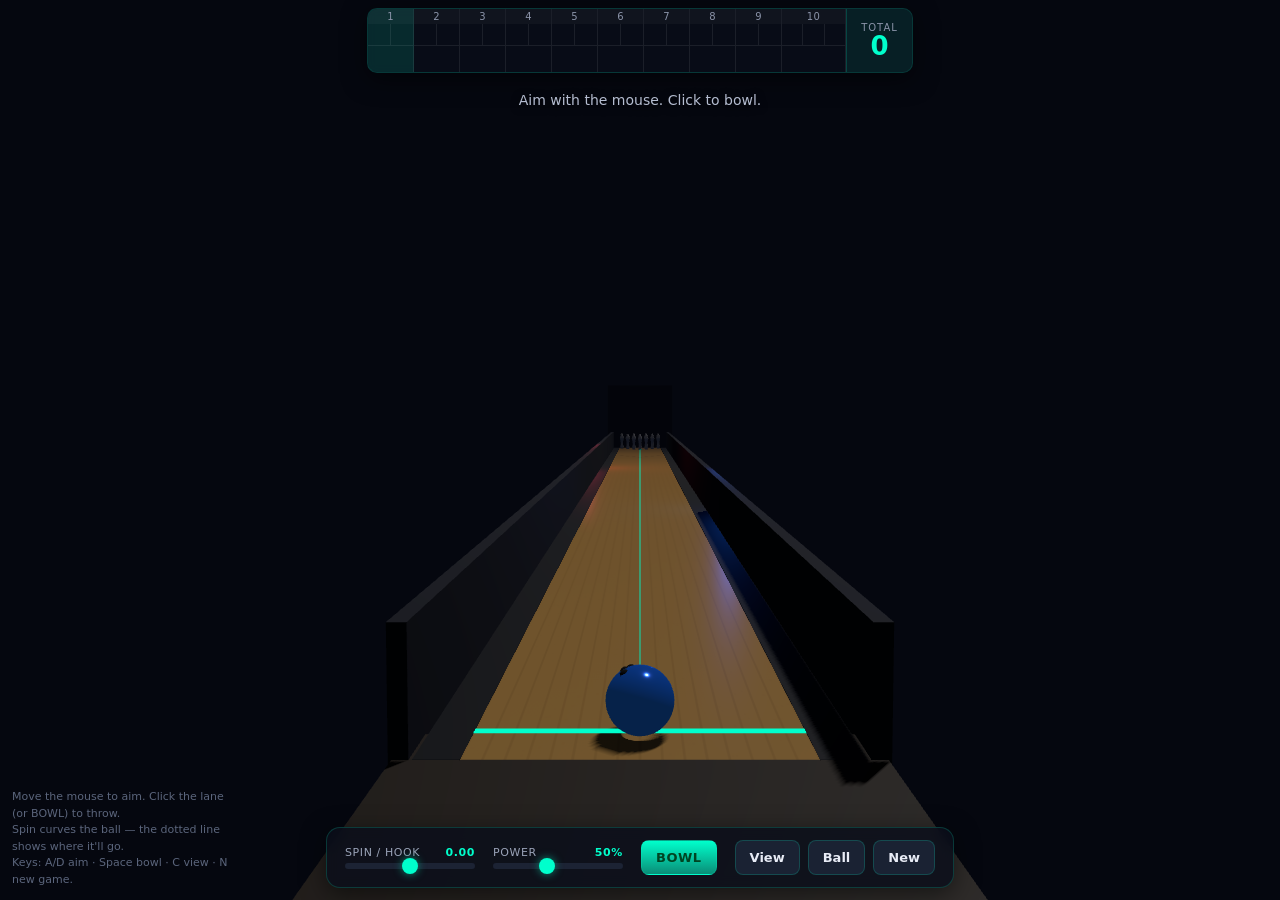
<file: experiments/bowling/v5/code/index.html>
<!DOCTYPE html>
<html lang="en">
  <head>
    <meta charset="UTF-8" />
    <meta name="viewport" content="width=device-width, initial-scale=1.0, maximum-scale=1.0, user-scalable=no" />
    <title>Strike! — 3D Bowling</title>
    <link rel="icon" href="data:image/svg+xml,%3Csvg xmlns='http://www.w3.org/2000/svg' viewBox='0 0 32 32'%3E%3Ccircle cx='16' cy='16' r='15' fill='%231565ff'/%3E%3Ccircle cx='13' cy='11' r='1.6' fill='%23051'/%3E%3Ccircle cx='18' cy='11' r='1.6' fill='%23051'/%3E%3Ccircle cx='15' cy='14' r='1.6' fill='%23051'/%3E%3C/svg%3E" />
    <style>
      :root {
        --accent: #00ffcc;
        --accent-dim: #0a8d77;
        --gold: #ffcf5a;
        --panel: rgba(10, 14, 26, 0.82);
        --panel-line: rgba(0, 255, 204, 0.18);
        --text: #e8ecf6;
      }
      * { margin: 0; padding: 0; box-sizing: border-box; }
      html, body {
        width: 100%; height: 100%; overflow: hidden;
        background: #05070f;
        font-family: "Segoe UI", system-ui, -apple-system, sans-serif;
        color: var(--text);
        user-select: none;
        -webkit-user-select: none;
      }
      #scene { position: fixed; inset: 0; z-index: 0; display: block; cursor: crosshair; }

      /* ---------- Scoreboard (top) ---------- */
      #hud-top {
        position: fixed; top: 0; left: 0; right: 0; z-index: 10;
        display: flex; justify-content: center; padding: 8px;
        pointer-events: none;
      }
      #scoreboard {
        display: flex; align-items: stretch;
        background: var(--panel);
        border: 1px solid var(--panel-line);
        border-radius: 10px;
        overflow: hidden;
        box-shadow: 0 6px 24px rgba(0, 0, 0, 0.5);
        backdrop-filter: blur(6px);
        max-width: 96vw;
      }
      .frame {
        min-width: 46px; border-right: 1px solid rgba(255, 255, 255, 0.08);
        display: flex; flex-direction: column;
      }
      .frame.tenth { min-width: 64px; }
      .frame:last-child { border-right: none; }
      .frame.active { background: rgba(0, 255, 204, 0.12); }
      .frame .fnum {
        font-size: 10px; text-align: center; padding: 2px 0;
        color: #8a93a8; letter-spacing: 0.5px;
        background: rgba(255, 255, 255, 0.03);
      }
      .frame .rolls {
        display: flex; height: 22px; border-bottom: 1px solid rgba(255, 255, 255, 0.08);
      }
      .frame .rolls span {
        flex: 1; display: flex; align-items: center; justify-content: center;
        font-size: 13px; font-weight: 600;
        border-left: 1px solid rgba(255, 255, 255, 0.08);
      }
      .frame .rolls span:first-child { border-left: none; }
      .frame .ftot {
        height: 26px; display: flex; align-items: center; justify-content: center;
        font-size: 16px; font-weight: 700; color: var(--gold);
      }
      #total-wrap {
        display: flex; flex-direction: column; align-items: center; justify-content: center;
        padding: 0 14px; background: rgba(0, 255, 204, 0.08);
        border-left: 1px solid var(--panel-line);
      }
      #total-wrap .lbl { font-size: 10px; color: #8a93a8; letter-spacing: 1px; }
      #total-score { font-size: 26px; font-weight: 800; color: var(--accent); line-height: 1; }

      /* ---------- Controls (bottom) ---------- */
      #hud-bottom {
        position: fixed; left: 0; right: 0; bottom: 0; z-index: 10;
        display: flex; justify-content: center; padding: 12px;
        pointer-events: none;
      }
      #controls {
        display: flex; align-items: center; gap: 18px;
        background: var(--panel);
        border: 1px solid var(--panel-line);
        border-radius: 14px; padding: 12px 18px;
        box-shadow: 0 6px 24px rgba(0, 0, 0, 0.5);
        backdrop-filter: blur(6px);
        pointer-events: auto;
        flex-wrap: wrap; justify-content: center;
      }
      .ctl { display: flex; flex-direction: column; gap: 4px; min-width: 130px; }
      .ctl label {
        font-size: 11px; color: #9aa3b8; letter-spacing: 0.6px;
        display: flex; justify-content: space-between;
      }
      .ctl label b { color: var(--accent); font-weight: 700; }
      input[type="range"] {
        -webkit-appearance: none; appearance: none;
        height: 6px; border-radius: 3px; background: #1c2334; outline: none;
      }
      input[type="range"]::-webkit-slider-thumb {
        -webkit-appearance: none; appearance: none;
        width: 16px; height: 16px; border-radius: 50%;
        background: var(--accent); cursor: pointer; box-shadow: 0 0 8px var(--accent-dim);
      }
      input[type="range"]::-moz-range-thumb {
        width: 16px; height: 16px; border: none; border-radius: 50%;
        background: var(--accent); cursor: pointer;
      }
      button {
        font-family: inherit; font-size: 13px; font-weight: 600;
        color: var(--text); background: #1a2233;
        border: 1px solid var(--panel-line); border-radius: 8px;
        padding: 9px 14px; cursor: pointer; transition: all 0.12s;
      }
      button:hover { background: #243049; border-color: var(--accent-dim); }
      #btn-bowl {
        background: linear-gradient(180deg, var(--accent), var(--accent-dim));
        color: #042; font-weight: 800; letter-spacing: 0.5px;
      }
      #btn-bowl:hover { filter: brightness(1.08); }
      .btn-row { display: flex; gap: 8px; }

      /* ---------- Status / flash ---------- */
      #status {
        position: fixed; left: 0; right: 0; top: 92px; z-index: 9;
        text-align: center; font-size: 14px; color: #b8c0d4;
        text-shadow: 0 2px 8px #000; pointer-events: none;
      }
      #flash {
        position: fixed; left: 0; right: 0; top: 32%; z-index: 12;
        text-align: center; font-size: 64px; font-weight: 900;
        letter-spacing: 4px; pointer-events: none;
        text-shadow: 0 4px 24px rgba(0, 0, 0, 0.8);
        opacity: 0; transform: scale(0.6);
      }
      #flash.show { animation: pop 1.4s ease-out forwards; }
      @keyframes pop {
        0% { opacity: 0; transform: scale(0.4); }
        18% { opacity: 1; transform: scale(1.12); }
        30% { transform: scale(1); }
        72% { opacity: 1; }
        100% { opacity: 0; transform: scale(1.05) translateY(-20px); }
      }

      /* ---------- Game over ---------- */
      #gameover {
        position: fixed; inset: 0; z-index: 20; display: none;
        align-items: center; justify-content: center;
        background: rgba(3, 5, 12, 0.82); backdrop-filter: blur(4px);
      }
      #gameover .card {
        background: var(--panel); border: 1px solid var(--panel-line);
        border-radius: 18px; padding: 40px 56px; text-align: center;
        box-shadow: 0 12px 48px rgba(0, 0, 0, 0.6);
      }
      #gameover h1 { font-size: 22px; letter-spacing: 2px; color: #9aa3b8; font-weight: 600; }
      #final-score { font-size: 88px; font-weight: 900; color: var(--accent); line-height: 1; margin: 6px 0; }
      #final-rating { font-size: 20px; color: var(--gold); margin-bottom: 24px; }

      /* ---------- Boot error ---------- */
      #boot-error {
        display: none; position: fixed; inset: 0; z-index: 50;
        background: #0a0d18; color: #ff8080; padding: 40px;
        font-family: monospace; font-size: 14px; line-height: 1.6;
      }
      /* ---------- Help hint ---------- */
      #hint {
        position: fixed; left: 12px; bottom: 12px; z-index: 8;
        font-size: 11px; color: #5b657c; max-width: 220px; line-height: 1.5;
        pointer-events: none;
      }
      @media (max-width: 640px) {
        #flash { font-size: 44px; }
        .frame { min-width: 34px; }
        #total-score { font-size: 20px; }
        #hint { display: none; }
      }
    </style>
  </head>
  <body>
    <canvas id="scene"></canvas>

    <!-- Scoreboard -->
    <div id="hud-top">
      <div id="scoreboard">
        <!-- frames injected/filled by JS via fixed ids -->
        <div class="frame" id="frame-0"><div class="fnum">1</div><div class="rolls"><span class="b1"></span><span class="b2"></span></div><div class="ftot"></div></div>
        <div class="frame" id="frame-1"><div class="fnum">2</div><div class="rolls"><span class="b1"></span><span class="b2"></span></div><div class="ftot"></div></div>
        <div class="frame" id="frame-2"><div class="fnum">3</div><div class="rolls"><span class="b1"></span><span class="b2"></span></div><div class="ftot"></div></div>
        <div class="frame" id="frame-3"><div class="fnum">4</div><div class="rolls"><span class="b1"></span><span class="b2"></span></div><div class="ftot"></div></div>
        <div class="frame" id="frame-4"><div class="fnum">5</div><div class="rolls"><span class="b1"></span><span class="b2"></span></div><div class="ftot"></div></div>
        <div class="frame" id="frame-5"><div class="fnum">6</div><div class="rolls"><span class="b1"></span><span class="b2"></span></div><div class="ftot"></div></div>
        <div class="frame" id="frame-6"><div class="fnum">7</div><div class="rolls"><span class="b1"></span><span class="b2"></span></div><div class="ftot"></div></div>
        <div class="frame" id="frame-7"><div class="fnum">8</div><div class="rolls"><span class="b1"></span><span class="b2"></span></div><div class="ftot"></div></div>
        <div class="frame" id="frame-8"><div class="fnum">9</div><div class="rolls"><span class="b1"></span><span class="b2"></span></div><div class="ftot"></div></div>
        <div class="frame tenth" id="frame-9"><div class="fnum">10</div><div class="rolls"><span class="b1"></span><span class="b2"></span><span class="b3"></span></div><div class="ftot"></div></div>
        <div id="total-wrap"><div class="lbl">TOTAL</div><div id="total-score">0</div></div>
      </div>
    </div>

    <div id="status"></div>
    <div id="flash"></div>

    <!-- Controls -->
    <div id="hud-bottom">
      <div id="controls">
        <div class="ctl">
          <label>SPIN / HOOK <b id="spin-val">0.00</b></label>
          <input type="range" id="spin" min="-1" max="1" step="0.05" value="0" />
        </div>
        <div class="ctl">
          <label>POWER <b id="power-val">52%</b></label>
          <input type="range" id="power" min="0" max="1" step="0.02" value="0.4" />
        </div>
        <button id="btn-bowl">BOWL</button>
        <div class="btn-row">
          <button id="btn-cam" title="Toggle camera (C)">View</button>
          <button id="btn-ball" title="Change ball color">Ball</button>
          <button id="btn-new" title="New game (N)">New</button>
        </div>
      </div>
    </div>

    <div id="hint">
      Move the mouse to aim. Click the lane (or BOWL) to throw.<br />
      Spin curves the ball — the dotted line shows where it'll go.<br />
      Keys: A/D aim · Space bowl · C view · N new game.
    </div>

    <!-- Game over -->
    <div id="gameover">
      <div class="card">
        <h1>GAME OVER</h1>
        <div id="final-score">0</div>
        <div id="final-rating"></div>
        <button id="btn-play-again">Play Again</button>
      </div>
    </div>

    <div id="boot-error"></div>

    <!-- Classic scripts, dependency order. No ES modules => works from file://. -->
    <script src="three.min.js"></script>
    <script src="scoring.js"></script>
    <script src="physics.js"></script>
    <script src="game.js"></script>
  </body>
</html>
</file>
